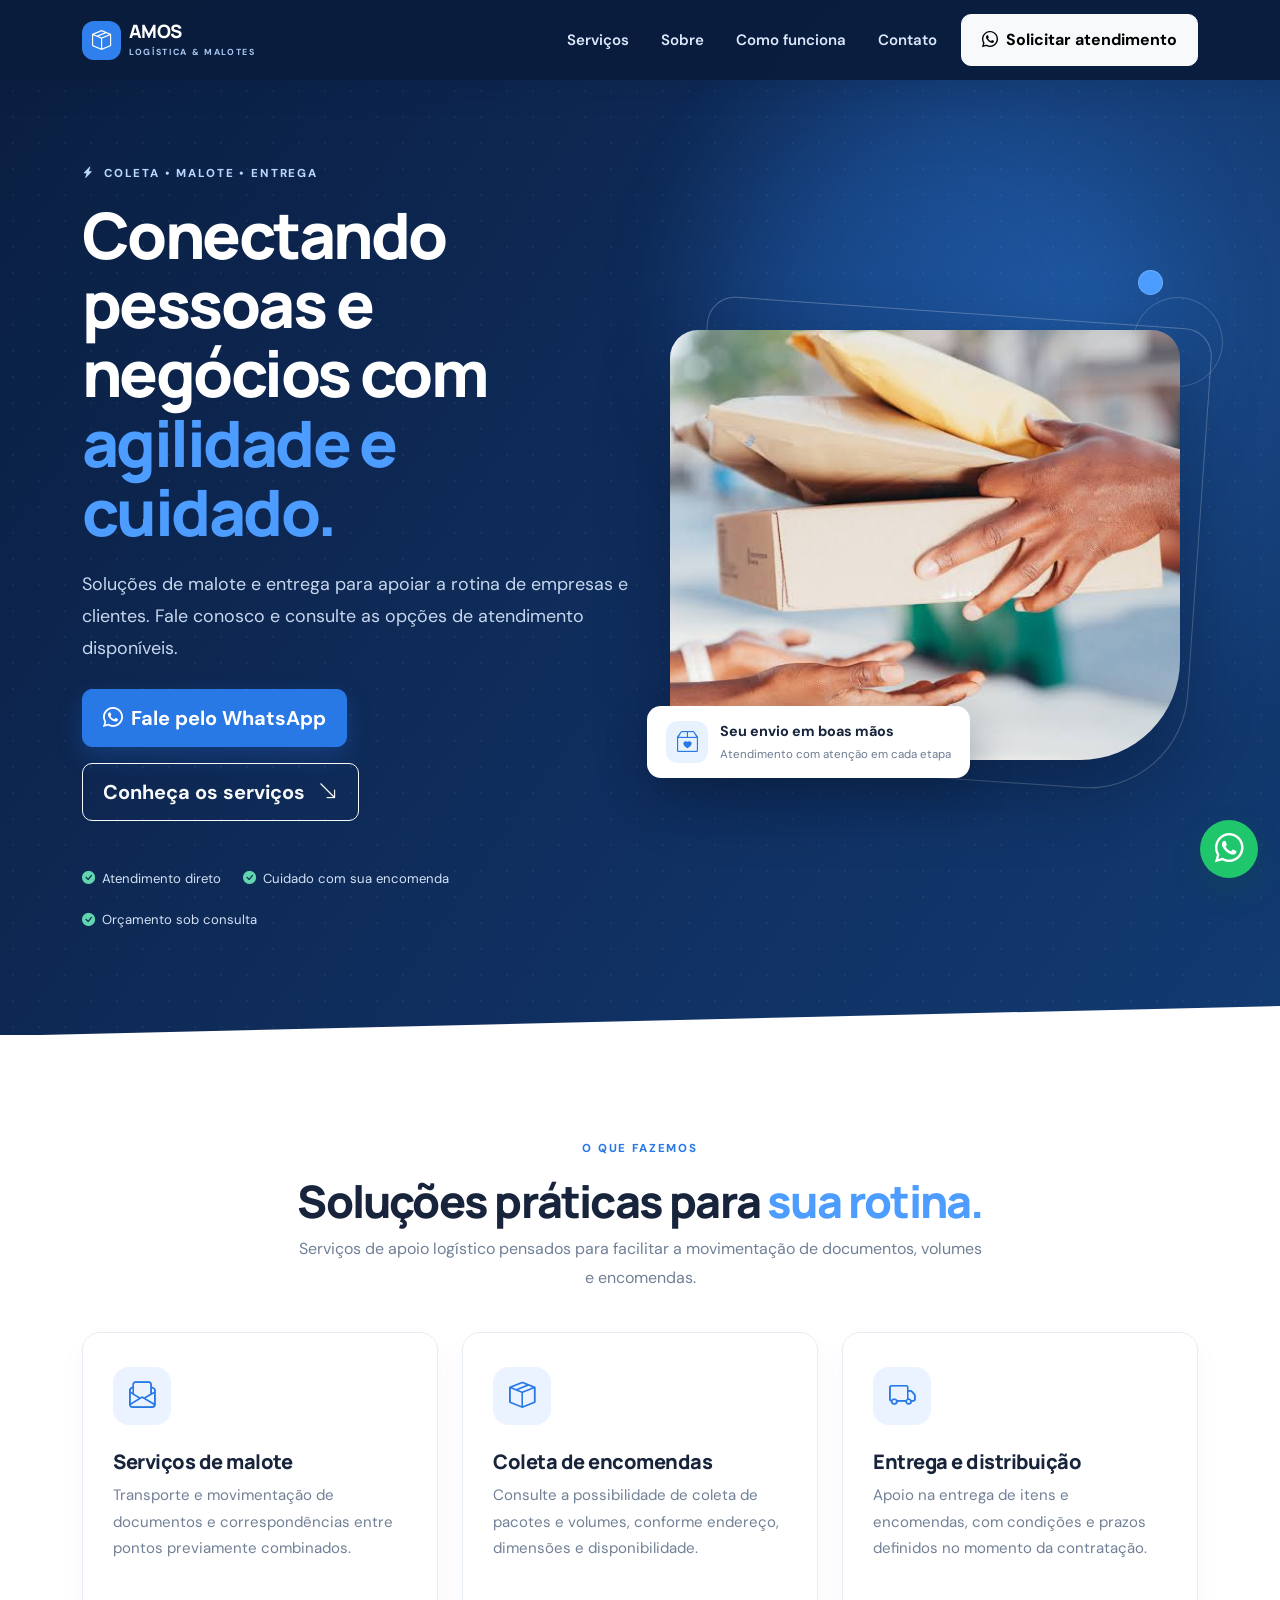
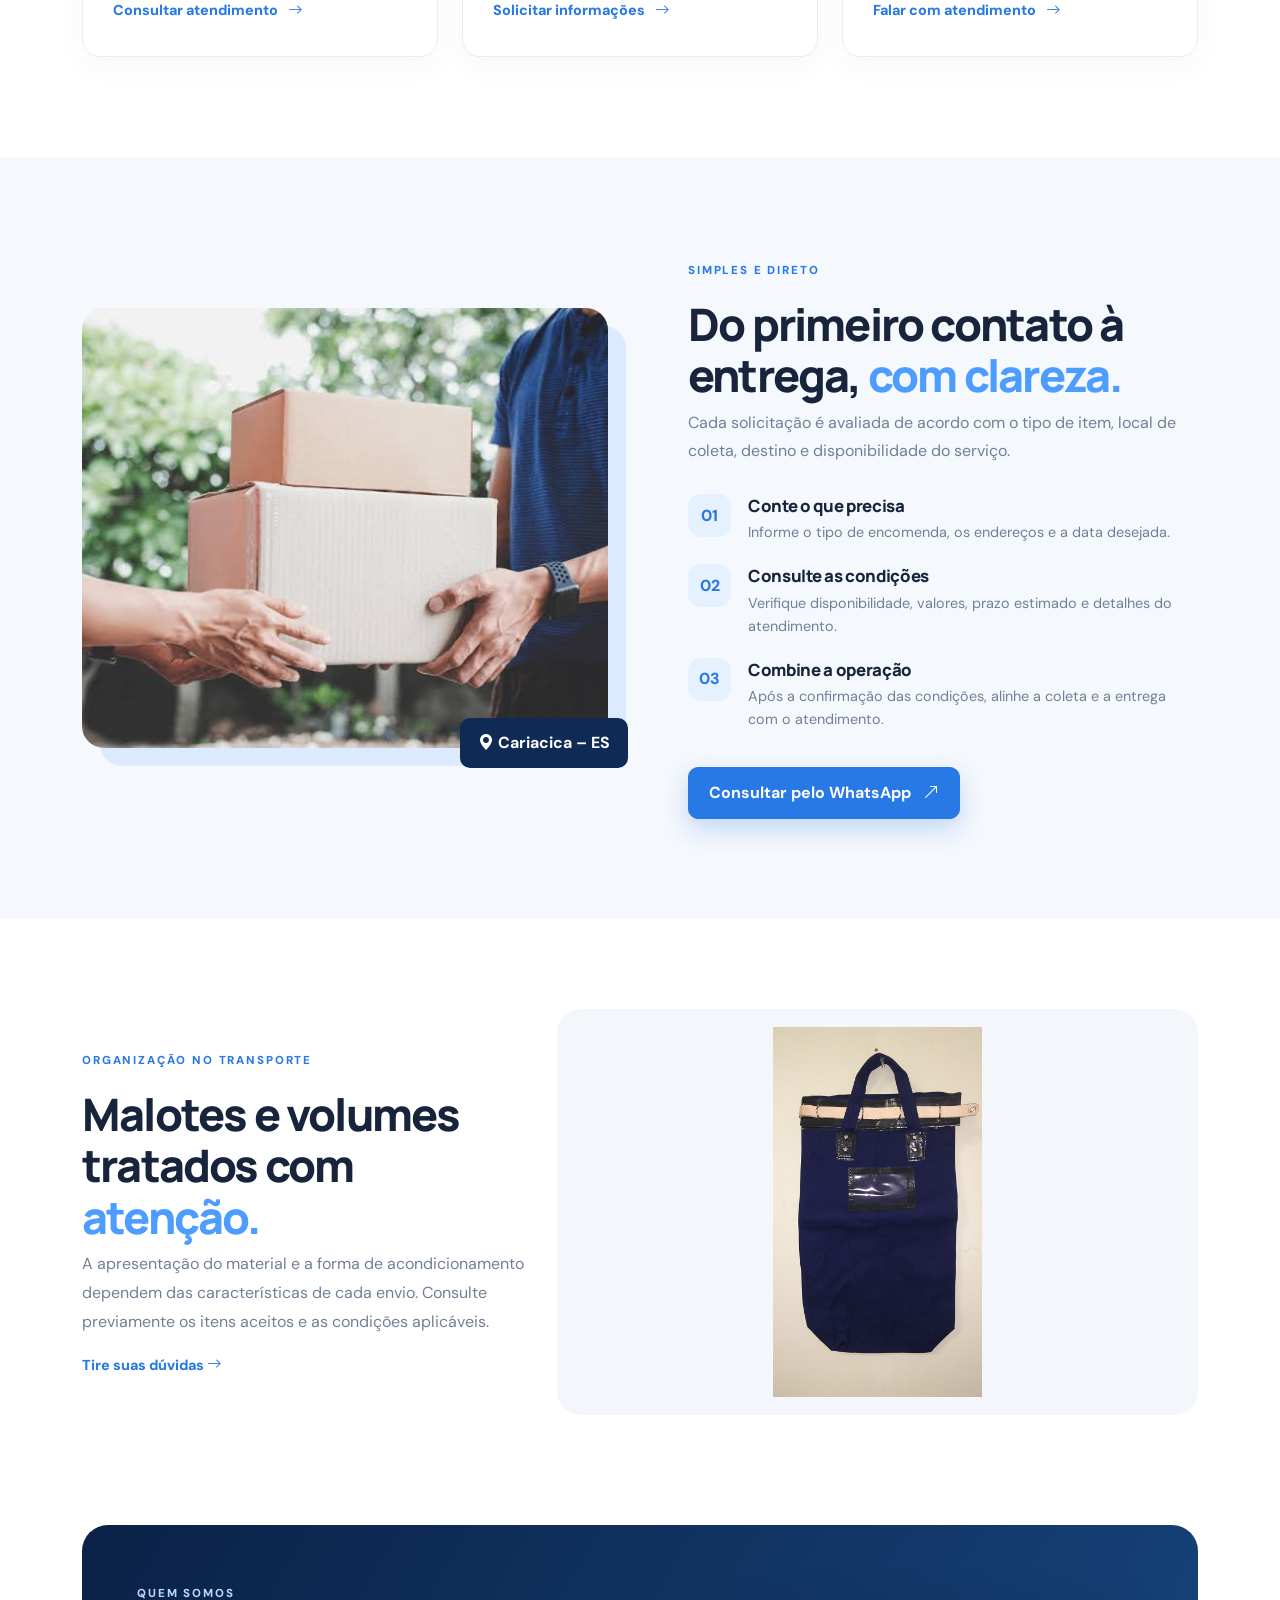
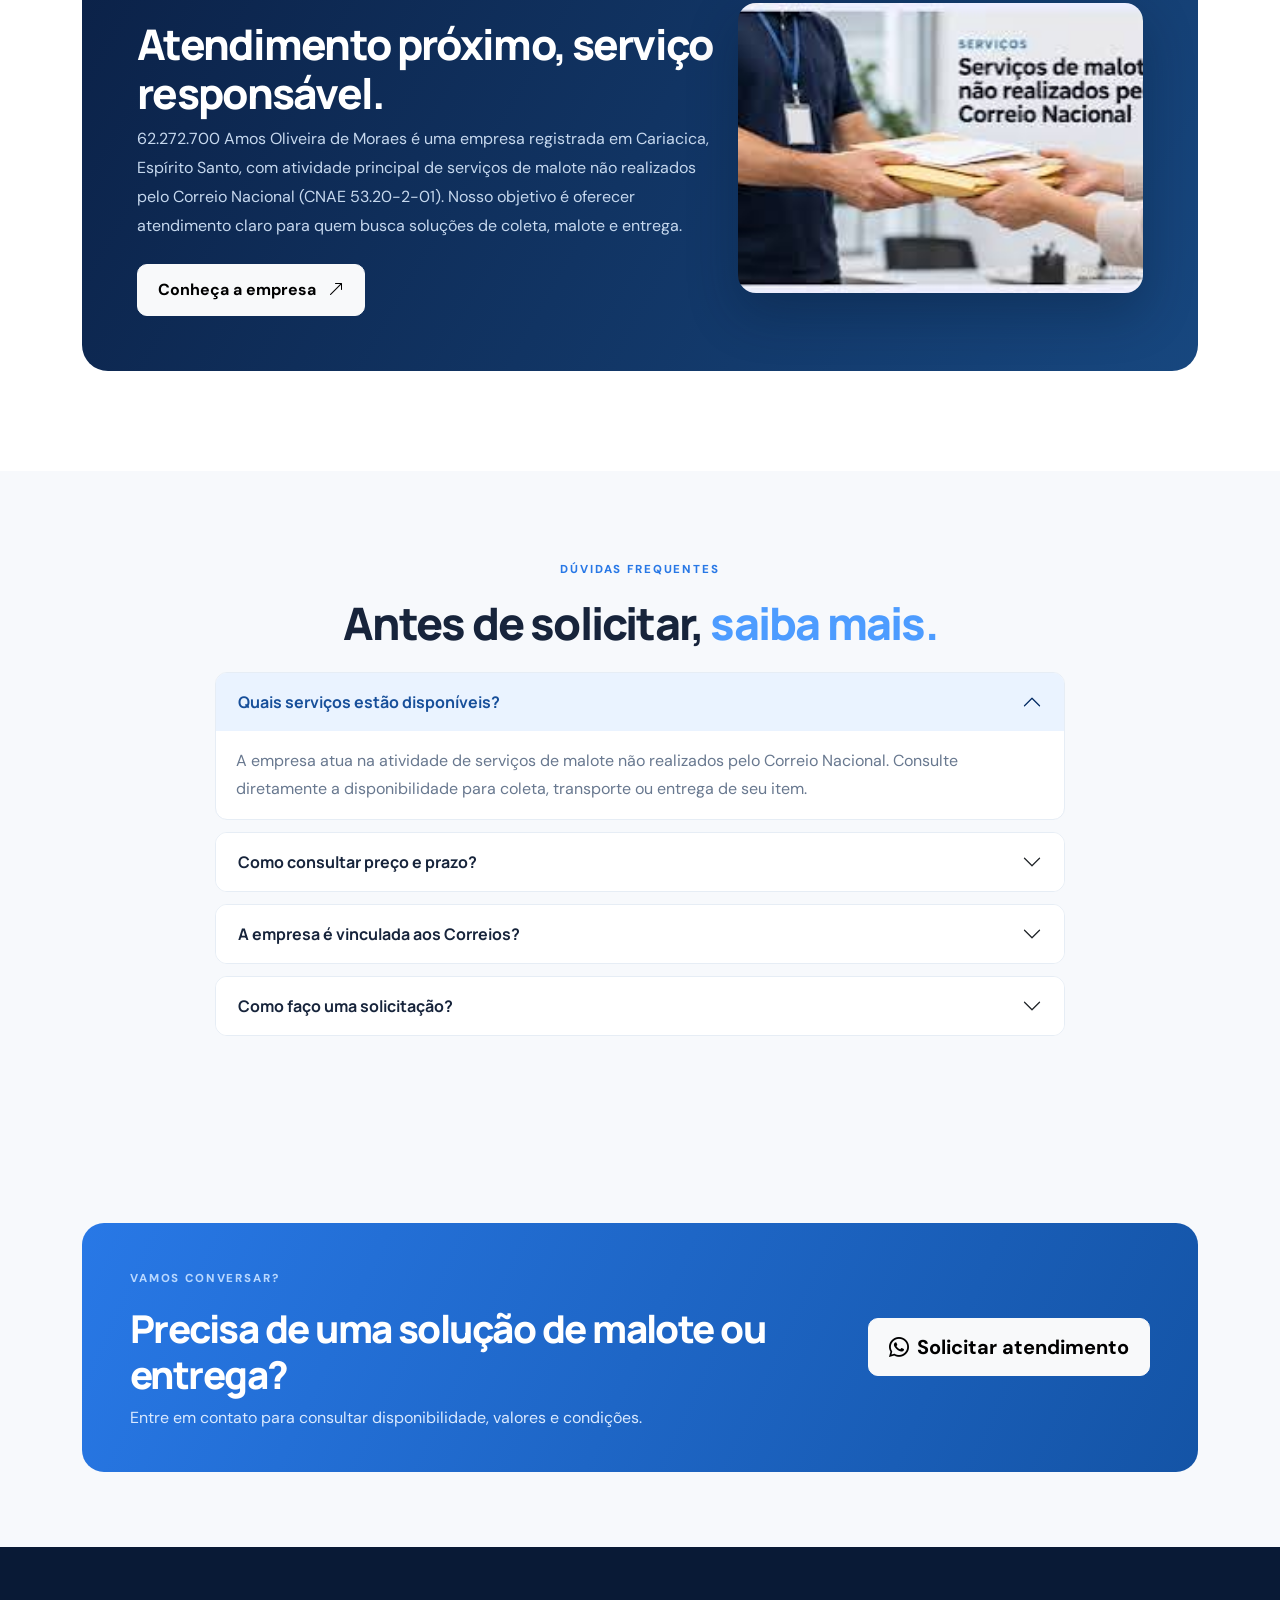
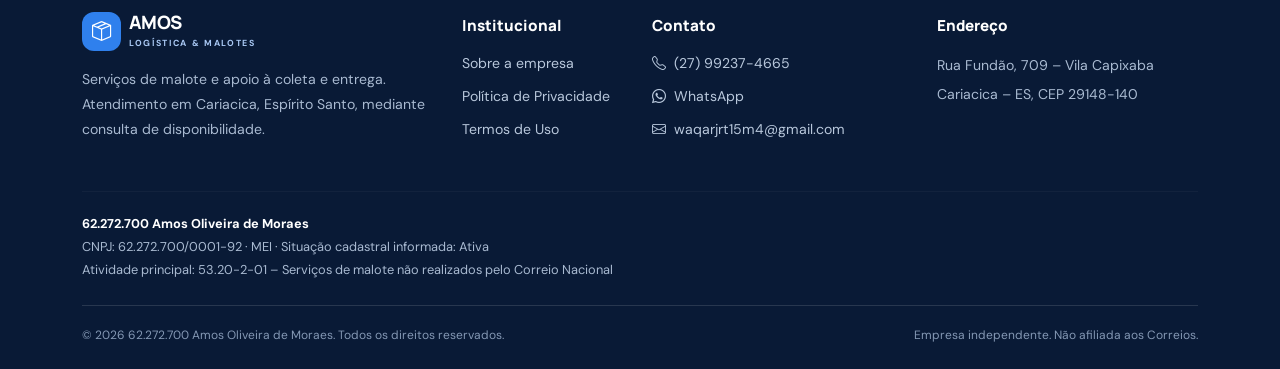
<file: index.html>
<!doctype html>
<html lang="pt-BR">
<head>
  <meta charset="utf-8">
  <meta name="viewport" content="width=device-width, initial-scale=1">
  <meta name="description" content="Serviços de malote, coleta e entrega de encomendas em Cariacica e região. Entre em contato com 62.272.700 Amos Oliveira de Moraes.">
  <meta name="theme-color" content="#102a56">
  <title>Amos Oliveira | Serviços de Malote e Entregas</title>
  <link href="https://cdn.jsdelivr.net/npm/bootstrap@5.3.3/dist/css/bootstrap.min.css" rel="stylesheet">
  <link href="https://cdn.jsdelivr.net/npm/bootstrap-icons@1.11.3/font/bootstrap-icons.min.css" rel="stylesheet">
  <link rel="preconnect" href="https://fonts.googleapis.com">
  <link rel="preconnect" href="https://fonts.gstatic.com" crossorigin>
  <link href="https://fonts.googleapis.com/css2?family=DM+Sans:wght@400;500;600;700;800&family=Manrope:wght@500;600;700;800&display=swap" rel="stylesheet">
  <link rel="stylesheet" href="assets/style.css">
</head>
<body>
<nav class="navbar navbar-expand-lg navbar-dark fixed-top nav-glass">
  <div class="container">
    <a class="navbar-brand d-flex align-items-center gap-2" href="index.html">
      <span class="brand-mark"><i class="bi bi-box-seam"></i></span>
      <span>AMOS <small>LOGÍSTICA & MALOTES</small></span>
    </a>
    <button class="navbar-toggler" type="button" data-bs-toggle="collapse" data-bs-target="#menu" aria-label="Abrir menu"><span class="navbar-toggler-icon"></span></button>
    <div class="collapse navbar-collapse" id="menu">
      <ul class="navbar-nav ms-auto align-items-lg-center gap-lg-3">
        <li class="nav-item"><a class="nav-link" href="#servicos">Serviços</a></li>
        <li class="nav-item"><a class="nav-link" href="#sobre">Sobre</a></li>
        <li class="nav-item"><a class="nav-link" href="#como-funciona">Como funciona</a></li>
        <li class="nav-item"><a class="nav-link" href="#contato">Contato</a></li>
        <li class="nav-item"><a class="btn btn-light nav-cta" href="https://wa.me/5527992374665" target="_blank" rel="noopener"><i class="bi bi-whatsapp me-2"></i>Solicitar atendimento</a></li>
      </ul>
    </div>
  </div>
</nav>

<header class="hero">
  <div class="hero-glow"></div>
  <div class="container position-relative">
    <div class="row align-items-center gy-5">
      <div class="col-lg-6">
        <span class="eyebrow"><i class="bi bi-lightning-charge-fill"></i> COLETA • MALOTE • ENTREGA</span>
        <h1>Conectando pessoas e negócios com <span>agilidade e cuidado.</span></h1>
        <p class="hero-copy">Soluções de malote e entrega para apoiar a rotina de empresas e clientes. Fale conosco e consulte as opções de atendimento disponíveis.</p>
        <div class="d-flex flex-wrap gap-3 mt-4">
          <a class="btn btn-primary btn-lg" href="https://wa.me/5527992374665?text=Olá!%20Gostaria%20de%20informações%20sobre%20os%20serviços." target="_blank" rel="noopener"><i class="bi bi-whatsapp me-2"></i>Fale pelo WhatsApp</a>
          <a class="btn btn-outline-light btn-lg" href="#servicos">Conheça os serviços <i class="bi bi-arrow-down-right ms-2"></i></a>
        </div>
        <div class="hero-trust mt-5">
          <div><i class="bi bi-check-circle-fill"></i><span>Atendimento direto</span></div>
          <div><i class="bi bi-check-circle-fill"></i><span>Cuidado com sua encomenda</span></div>
          <div><i class="bi bi-check-circle-fill"></i><span>Orçamento sob consulta</span></div>
        </div>
      </div>
      <div class="col-lg-6">
        <div class="hero-image-wrap">
          <img src="assets/entrega-encomendas.jpeg" alt="Entrega de pacote entre duas pessoas" class="hero-image">
          <div class="floating-card"><span class="float-icon"><i class="bi bi-box2-heart"></i></span><div><strong>Seu envio em boas mãos</strong><small>Atendimento com atenção em cada etapa</small></div></div>
          <div class="hero-orbit orbit-one"></div><div class="hero-orbit orbit-two"></div>
        </div>
      </div>
    </div>
  </div>
  <div class="hero-bottom"></div>
</header>

<main>
<section class="section services-section" id="servicos">
  <div class="container">
    <div class="section-heading text-center mx-auto">
      <span class="eyebrow eyebrow-blue">O QUE FAZEMOS</span>
      <h2>Soluções práticas para <span>sua rotina.</span></h2>
      <p>Serviços de apoio logístico pensados para facilitar a movimentação de documentos, volumes e encomendas.</p>
    </div>
    <div class="row g-4 mt-3">
      <div class="col-md-4"><article class="service-card h-100"><div class="service-icon"><i class="bi bi-envelope-paper"></i></div><h3>Serviços de malote</h3><p>Transporte e movimentação de documentos e correspondências entre pontos previamente combinados.</p><a href="#contato">Consultar atendimento <i class="bi bi-arrow-right"></i></a></article></div>
      <div class="col-md-4"><article class="service-card h-100"><div class="service-icon"><i class="bi bi-box-seam"></i></div><h3>Coleta de encomendas</h3><p>Consulte a possibilidade de coleta de pacotes e volumes, conforme endereço, dimensões e disponibilidade.</p><a href="#contato">Solicitar informações <i class="bi bi-arrow-right"></i></a></article></div>
      <div class="col-md-4"><article class="service-card h-100"><div class="service-icon"><i class="bi bi-truck"></i></div><h3>Entrega e distribuição</h3><p>Apoio na entrega de itens e encomendas, com condições e prazos definidos no momento da contratação.</p><a href="#contato">Falar com atendimento <i class="bi bi-arrow-right"></i></a></article></div>
    </div>
  </div>
</section>

<section class="section feature-section" id="como-funciona">
  <div class="container">
    <div class="row align-items-center gy-5">
      <div class="col-lg-6">
        <div class="feature-photo"><img src="assets/coleta-entrega.jpeg" alt="Duas pessoas realizando a entrega de caixas"><div class="photo-label"><i class="bi bi-geo-alt-fill"></i> Cariacica – ES</div></div>
      </div>
      <div class="col-lg-6 ps-lg-5">
        <span class="eyebrow eyebrow-blue">SIMPLES E DIRETO</span>
        <h2>Do primeiro contato à entrega, <span>com clareza.</span></h2>
        <p class="muted">Cada solicitação é avaliada de acordo com o tipo de item, local de coleta, destino e disponibilidade do serviço.</p>
        <div class="steps">
          <div class="step"><span>01</span><div><h3>Conte o que precisa</h3><p>Informe o tipo de encomenda, os endereços e a data desejada.</p></div></div>
          <div class="step"><span>02</span><div><h3>Consulte as condições</h3><p>Verifique disponibilidade, valores, prazo estimado e detalhes do atendimento.</p></div></div>
          <div class="step"><span>03</span><div><h3>Combine a operação</h3><p>Após a confirmação das condições, alinhe a coleta e a entrega com o atendimento.</p></div></div>
        </div>
        <a class="btn btn-primary mt-3" href="https://wa.me/5527992374665" target="_blank" rel="noopener">Consultar pelo WhatsApp <i class="bi bi-arrow-up-right ms-2"></i></a>
      </div>
    </div>
  </div>
</section>

<section class="section product-section">
  <div class="container">
    <div class="row align-items-center gy-4">
      <div class="col-lg-5">
        <span class="eyebrow eyebrow-blue">ORGANIZAÇÃO NO TRANSPORTE</span>
        <h2>Malotes e volumes tratados com <span>atenção.</span></h2>
        <p class="muted">A apresentação do material e a forma de acondicionamento dependem das características de cada envio. Consulte previamente os itens aceitos e as condições aplicáveis.</p>
        <a class="text-link" href="#contato">Tire suas dúvidas <i class="bi bi-arrow-right"></i></a>
      </div>
      <div class="col-lg-7"><div class="product-image"><img src="assets/bolsa-malote-azul.jpg" alt="Bolsa azul utilizada como malote para transporte"></div></div>
    </div>
  </div>
</section>

<section class="section about-section" id="sobre">
  <div class="container">
    <div class="about-panel">
      <div class="row align-items-center gy-4">
        <div class="col-lg-7">
          <span class="eyebrow">QUEM SOMOS</span>
          <h2>Atendimento próximo, serviço responsável.</h2>
          <p>62.272.700 Amos Oliveira de Moraes é uma empresa registrada em Cariacica, Espírito Santo, com atividade principal de serviços de malote não realizados pelo Correio Nacional (CNAE 53.20-2-01). Nosso objetivo é oferecer atendimento claro para quem busca soluções de coleta, malote e entrega.</p>
          <a href="sobre.html" class="btn btn-light mt-2">Conheça a empresa <i class="bi bi-arrow-up-right ms-2"></i></a>
        </div>
        <div class="col-lg-5"><img src="assets/servico-malote.jpeg" alt="Profissional entregando um envelope" class="about-image"></div>
      </div>
    </div>
  </div>
</section>

<section class="section faq-section">
  <div class="container">
    <div class="section-heading text-center mx-auto"><span class="eyebrow eyebrow-blue">DÚVIDAS FREQUENTES</span><h2>Antes de solicitar, <span>saiba mais.</span></h2></div>
    <div class="accordion faq-accordion mx-auto mt-4" id="faq">
      <div class="accordion-item"><h3 class="accordion-header"><button class="accordion-button" type="button" data-bs-toggle="collapse" data-bs-target="#q1">Quais serviços estão disponíveis?</button></h3><div id="q1" class="accordion-collapse collapse show" data-bs-parent="#faq"><div class="accordion-body">A empresa atua na atividade de serviços de malote não realizados pelo Correio Nacional. Consulte diretamente a disponibilidade para coleta, transporte ou entrega de seu item.</div></div></div>
      <div class="accordion-item"><h3 class="accordion-header"><button class="accordion-button collapsed" type="button" data-bs-toggle="collapse" data-bs-target="#q2">Como consultar preço e prazo?</button></h3><div id="q2" class="accordion-collapse collapse" data-bs-parent="#faq"><div class="accordion-body">Entre em contato informando origem, destino, tipo e dimensões aproximadas do volume. Valores e prazos serão informados após análise da solicitação.</div></div></div>
      <div class="accordion-item"><h3 class="accordion-header"><button class="accordion-button collapsed" type="button" data-bs-toggle="collapse" data-bs-target="#q3">A empresa é vinculada aos Correios?</button></h3><div id="q3" class="accordion-collapse collapse" data-bs-parent="#faq"><div class="accordion-body">Não. A empresa é independente e não representa, não é afiliada e não possui vínculo institucional com os Correios ou com o serviço postal nacional.</div></div></div>
      <div class="accordion-item"><h3 class="accordion-header"><button class="accordion-button collapsed" type="button" data-bs-toggle="collapse" data-bs-target="#q4">Como faço uma solicitação?</button></h3><div id="q4" class="accordion-collapse collapse" data-bs-parent="#faq"><div class="accordion-body">Use o botão de WhatsApp ou os contatos informados nesta página. A contratação depende da confirmação de disponibilidade e das condições do serviço.</div></div></div>
    </div>
  </div>
</section>

<section class="contact-section" id="contato">
  <div class="container">
    <div class="contact-box">
      <div><span class="eyebrow">VAMOS CONVERSAR?</span><h2>Precisa de uma solução de malote ou entrega?</h2><p>Entre em contato para consultar disponibilidade, valores e condições.</p></div>
      <a class="btn btn-light btn-lg" href="https://wa.me/5527992374665?text=Olá!%20Gostaria%20de%20consultar%20um%20serviço." target="_blank" rel="noopener"><i class="bi bi-whatsapp me-2"></i>Solicitar atendimento</a>
    </div>
  </div>
</section>
</main>

<footer class="footer">
  <div class="container">
    <div class="row gy-4">
      <div class="col-lg-4"><a class="navbar-brand d-inline-flex align-items-center gap-2 mb-3" href="index.html"><span class="brand-mark"><i class="bi bi-box-seam"></i></span><span>AMOS <small>LOGÍSTICA & MALOTES</small></span></a><p class="footer-muted">Serviços de malote e apoio à coleta e entrega. Atendimento em Cariacica, Espírito Santo, mediante consulta de disponibilidade.</p></div>
      <div class="col-6 col-lg-2"><h3>Institucional</h3><a href="sobre.html">Sobre a empresa</a><a href="privacidade.html">Política de Privacidade</a><a href="termos.html">Termos de Uso</a></div>
      <div class="col-6 col-lg-3"><h3>Contato</h3><a href="tel:+5527992374665"><i class="bi bi-telephone me-2"></i>(27) 99237-4665</a><a href="https://wa.me/5527992374665" target="_blank" rel="noopener"><i class="bi bi-whatsapp me-2"></i>WhatsApp</a><a href="mailto:waqarjrt15m4@gmail.com"><i class="bi bi-envelope me-2"></i>waqarjrt15m4@gmail.com</a></div>
      <div class="col-lg-3"><h3>Endereço</h3><p class="footer-muted mb-1">Rua Fundão, 709 – Vila Capixaba</p><p class="footer-muted">Cariacica – ES, CEP 29148-140</p></div>
    </div>
    <hr>
    <div class="company-data">
      <strong>62.272.700 Amos Oliveira de Moraes</strong><br>
      CNPJ: 62.272.700/0001-92 · MEI · Situação cadastral informada: Ativa<br>
      Atividade principal: 53.20-2-01 – Serviços de malote não realizados pelo Correio Nacional
    </div>
    <div class="footer-bottom"><span>© <span id="year"></span> 62.272.700 Amos Oliveira de Moraes. Todos os direitos reservados.</span><span>Empresa independente. Não afiliada aos Correios.</span></div>
  </div>
</footer>
<a class="whatsapp-float" href="https://wa.me/5527992374665" target="_blank" rel="noopener" aria-label="Fale pelo WhatsApp"><i class="bi bi-whatsapp"></i></a>
<script src="https://cdn.jsdelivr.net/npm/bootstrap@5.3.3/dist/js/bootstrap.bundle.min.js"></script>
<script>document.getElementById('year').textContent=new Date().getFullYear();</script>
</body></html>
</file>
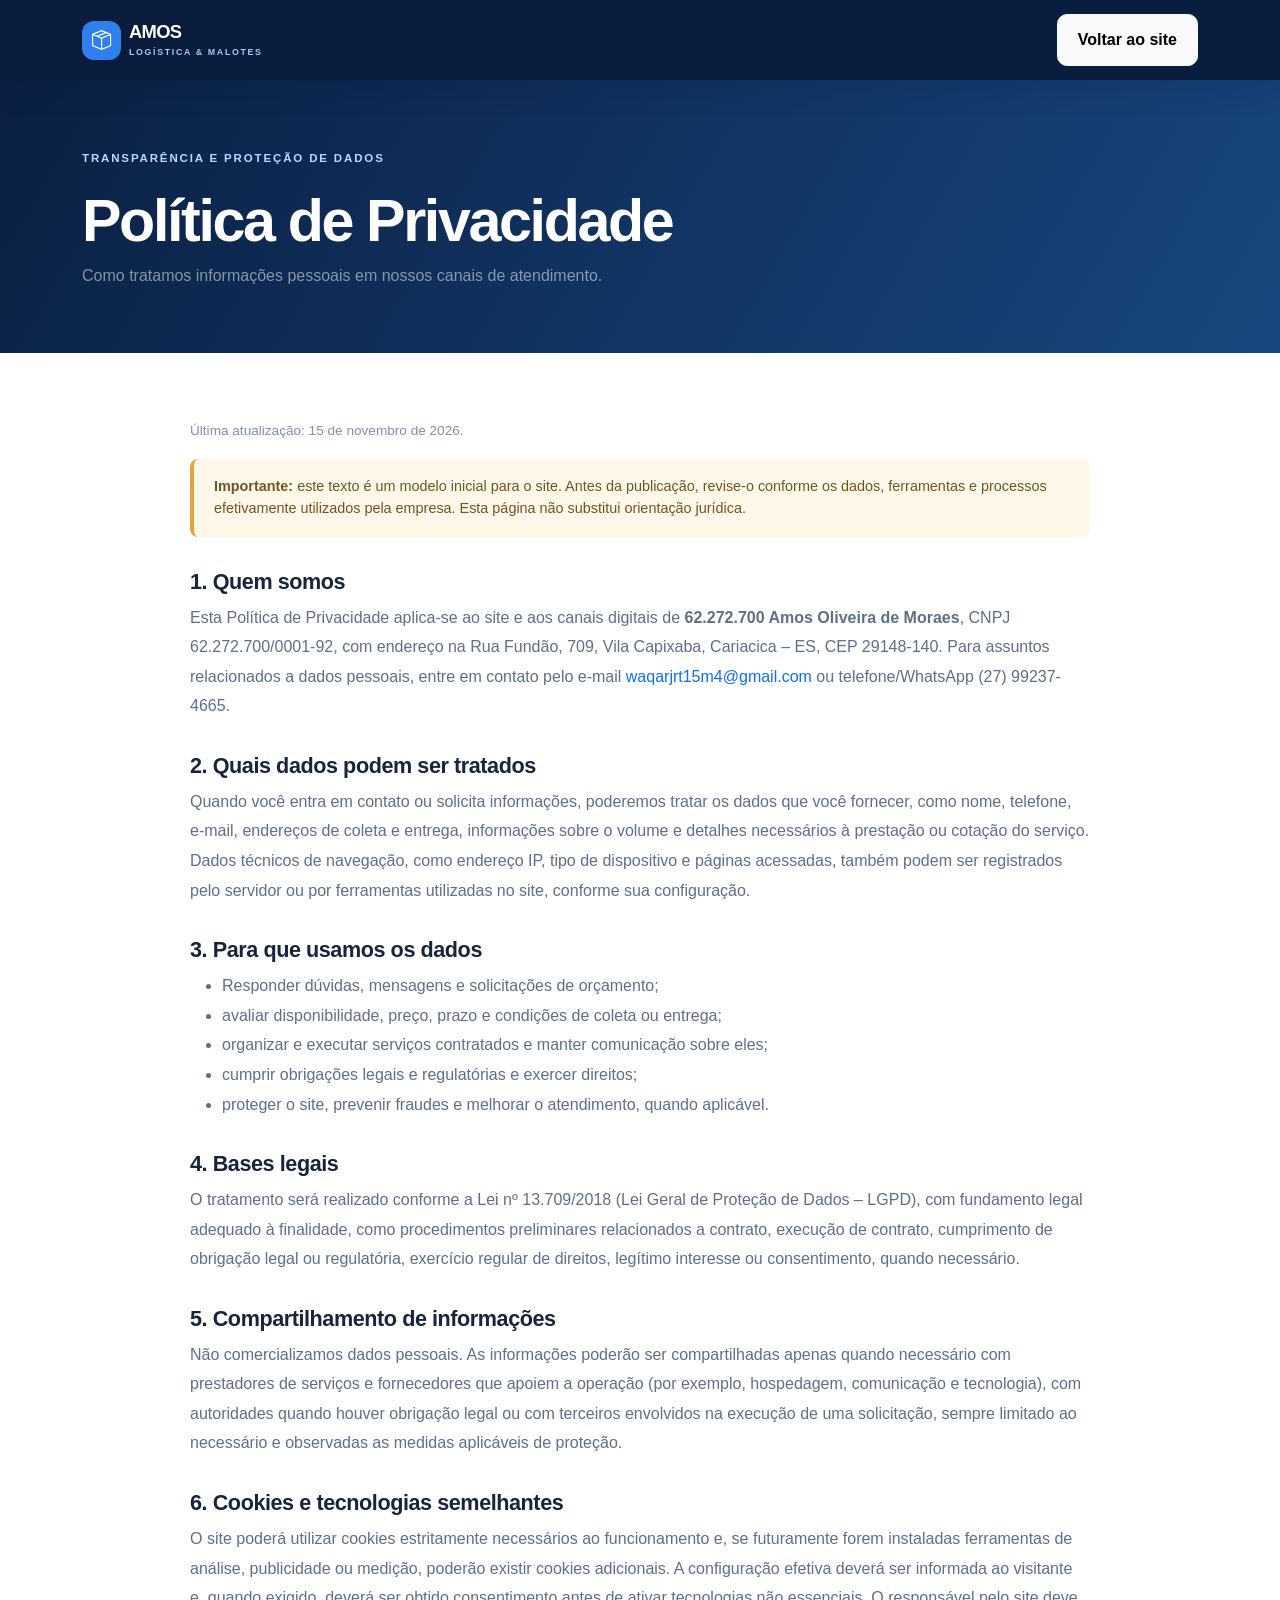
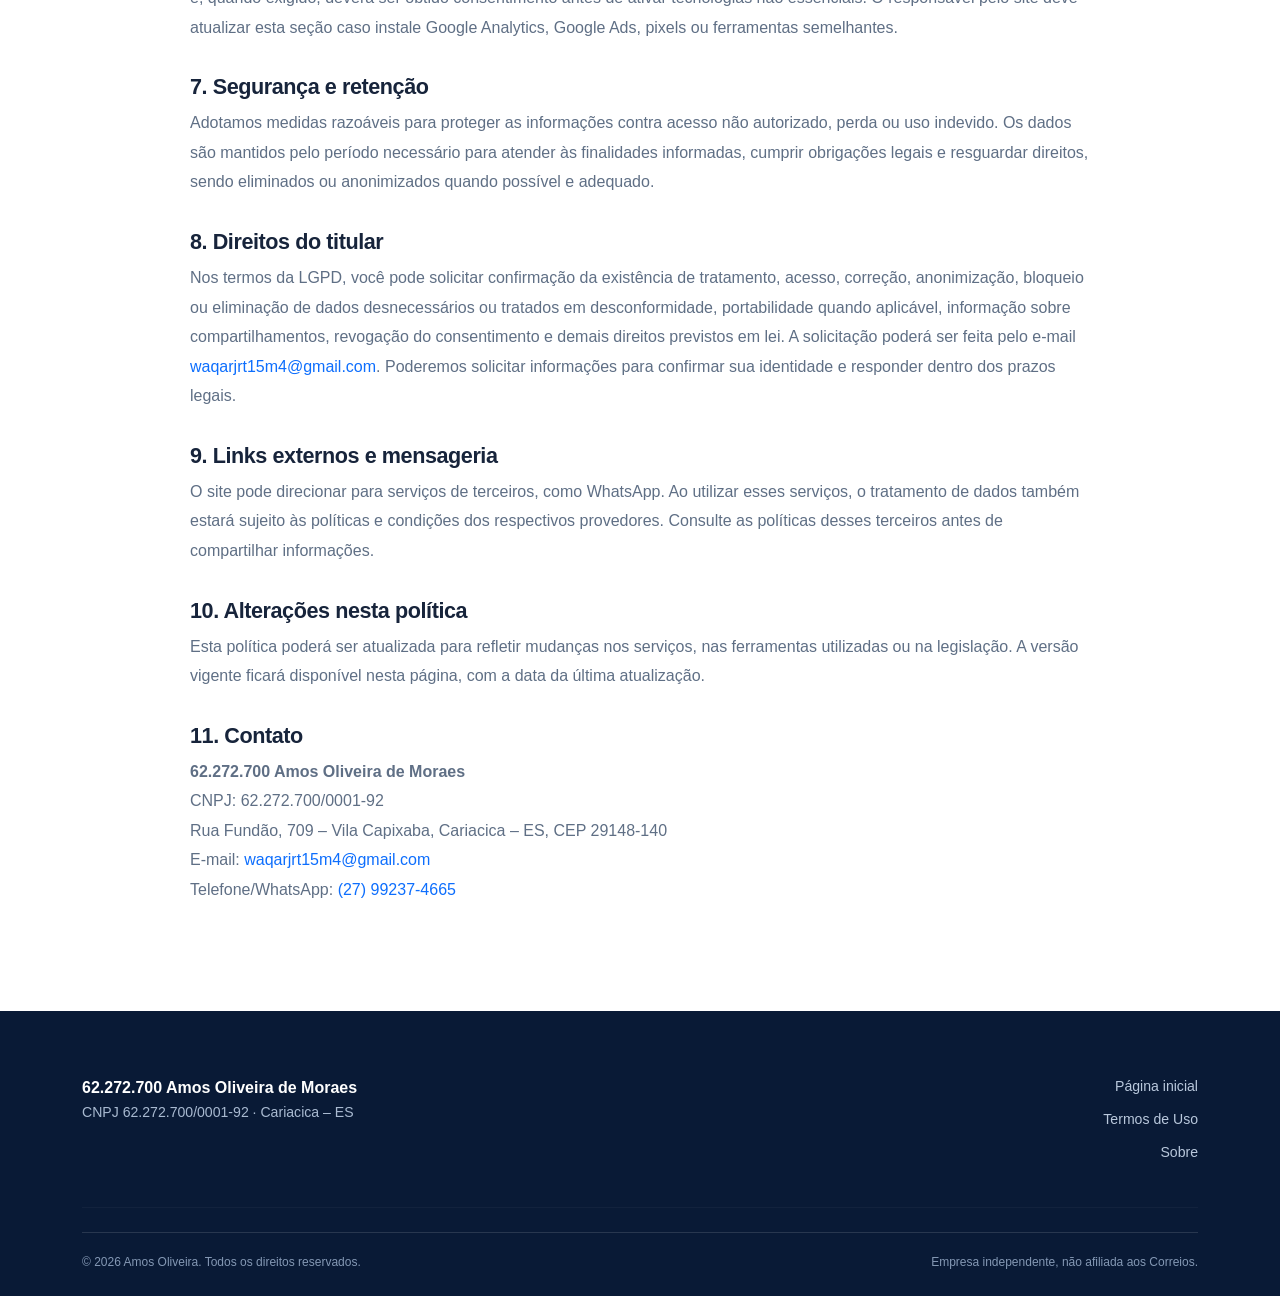
<file: privacidade.html>
<!doctype html>
<html lang="pt-BR"><head><meta charset="utf-8"><meta name="viewport" content="width=device-width, initial-scale=1"><meta name="description" content="Política de Privacidade de 62.272.700 Amos Oliveira de Moraes."><title>Política de Privacidade | Amos Oliveira</title><link href="https://cdn.jsdelivr.net/npm/bootstrap@5.3.3/dist/css/bootstrap.min.css" rel="stylesheet"><link href="https://cdn.jsdelivr.net/npm/bootstrap-icons@1.11.3/font/bootstrap-icons.min.css" rel="stylesheet"><link rel="stylesheet" href="assets/style.css"></head><body>
<nav class="navbar navbar-expand-lg navbar-dark fixed-top nav-glass"><div class="container"><a class="navbar-brand d-flex align-items-center gap-2" href="index.html"><span class="brand-mark"><i class="bi bi-box-seam"></i></span><span>AMOS <small>LOGÍSTICA & MALOTES</small></span></a><a class="btn btn-light" href="index.html">Voltar ao site</a></div></nav>
<header class="legal-hero"><div class="container"><span class="eyebrow">TRANSPARÊNCIA E PROTEÇÃO DE DADOS</span><h1>Política de Privacidade</h1><p class="mb-0 text-white-50">Como tratamos informações pessoais em nossos canais de atendimento.</p></div></header>
<main class="container legal-content"><p class="updated">Última atualização: 15 de novembro de 2026.</p>
<div class="notice"><strong>Importante:</strong> este texto é um modelo inicial para o site. Antes da publicação, revise-o conforme os dados, ferramentas e processos efetivamente utilizados pela empresa. Esta página não substitui orientação jurídica.</div>
<h2>1. Quem somos</h2><p>Esta Política de Privacidade aplica-se ao site e aos canais digitais de <strong>62.272.700 Amos Oliveira de Moraes</strong>, CNPJ 62.272.700/0001-92, com endereço na Rua Fundão, 709, Vila Capixaba, Cariacica – ES, CEP 29148-140. Para assuntos relacionados a dados pessoais, entre em contato pelo e-mail <a href="mailto:waqarjrt15m4@gmail.com">waqarjrt15m4@gmail.com</a> ou telefone/WhatsApp (27) 99237-4665.</p>
<h2>2. Quais dados podem ser tratados</h2><p>Quando você entra em contato ou solicita informações, poderemos tratar os dados que você fornecer, como nome, telefone, e-mail, endereços de coleta e entrega, informações sobre o volume e detalhes necessários à prestação ou cotação do serviço. Dados técnicos de navegação, como endereço IP, tipo de dispositivo e páginas acessadas, também podem ser registrados pelo servidor ou por ferramentas utilizadas no site, conforme sua configuração.</p>
<h2>3. Para que usamos os dados</h2><ul><li>Responder dúvidas, mensagens e solicitações de orçamento;</li><li>avaliar disponibilidade, preço, prazo e condições de coleta ou entrega;</li><li>organizar e executar serviços contratados e manter comunicação sobre eles;</li><li>cumprir obrigações legais e regulatórias e exercer direitos;</li><li>proteger o site, prevenir fraudes e melhorar o atendimento, quando aplicável.</li></ul>
<h2>4. Bases legais</h2><p>O tratamento será realizado conforme a Lei nº 13.709/2018 (Lei Geral de Proteção de Dados – LGPD), com fundamento legal adequado à finalidade, como procedimentos preliminares relacionados a contrato, execução de contrato, cumprimento de obrigação legal ou regulatória, exercício regular de direitos, legítimo interesse ou consentimento, quando necessário.</p>
<h2>5. Compartilhamento de informações</h2><p>Não comercializamos dados pessoais. As informações poderão ser compartilhadas apenas quando necessário com prestadores de serviços e fornecedores que apoiem a operação (por exemplo, hospedagem, comunicação e tecnologia), com autoridades quando houver obrigação legal ou com terceiros envolvidos na execução de uma solicitação, sempre limitado ao necessário e observadas as medidas aplicáveis de proteção.</p>
<h2>6. Cookies e tecnologias semelhantes</h2><p>O site poderá utilizar cookies estritamente necessários ao funcionamento e, se futuramente forem instaladas ferramentas de análise, publicidade ou medição, poderão existir cookies adicionais. A configuração efetiva deverá ser informada ao visitante e, quando exigido, deverá ser obtido consentimento antes de ativar tecnologias não essenciais. O responsável pelo site deve atualizar esta seção caso instale Google Analytics, Google Ads, pixels ou ferramentas semelhantes.</p>
<h2>7. Segurança e retenção</h2><p>Adotamos medidas razoáveis para proteger as informações contra acesso não autorizado, perda ou uso indevido. Os dados são mantidos pelo período necessário para atender às finalidades informadas, cumprir obrigações legais e resguardar direitos, sendo eliminados ou anonimizados quando possível e adequado.</p>
<h2>8. Direitos do titular</h2><p>Nos termos da LGPD, você pode solicitar confirmação da existência de tratamento, acesso, correção, anonimização, bloqueio ou eliminação de dados desnecessários ou tratados em desconformidade, portabilidade quando aplicável, informação sobre compartilhamentos, revogação do consentimento e demais direitos previstos em lei. A solicitação poderá ser feita pelo e-mail <a href="mailto:waqarjrt15m4@gmail.com">waqarjrt15m4@gmail.com</a>. Poderemos solicitar informações para confirmar sua identidade e responder dentro dos prazos legais.</p>
<h2>9. Links externos e mensageria</h2><p>O site pode direcionar para serviços de terceiros, como WhatsApp. Ao utilizar esses serviços, o tratamento de dados também estará sujeito às políticas e condições dos respectivos provedores. Consulte as políticas desses terceiros antes de compartilhar informações.</p>
<h2>10. Alterações nesta política</h2><p>Esta política poderá ser atualizada para refletir mudanças nos serviços, nas ferramentas utilizadas ou na legislação. A versão vigente ficará disponível nesta página, com a data da última atualização.</p>
<h2>11. Contato</h2><p><strong>62.272.700 Amos Oliveira de Moraes</strong><br>CNPJ: 62.272.700/0001-92<br>Rua Fundão, 709 – Vila Capixaba, Cariacica – ES, CEP 29148-140<br>E-mail: <a href="mailto:waqarjrt15m4@gmail.com">waqarjrt15m4@gmail.com</a><br>Telefone/WhatsApp: <a href="tel:+5527992374665">(27) 99237-4665</a></p></main>
<footer class="footer"><div class="container"><div class="row"><div class="col-md-6"><strong>62.272.700 Amos Oliveira de Moraes</strong><p class="footer-muted mb-0">CNPJ 62.272.700/0001-92 · Cariacica – ES</p></div><div class="col-md-6 text-md-end"><a href="index.html">Página inicial</a><a href="termos.html">Termos de Uso</a><a href="sobre.html">Sobre</a></div></div><hr><div class="footer-bottom"><span>© 2026 Amos Oliveira. Todos os direitos reservados.</span><span>Empresa independente, não afiliada aos Correios.</span></div></div></footer></body></html>
</file>
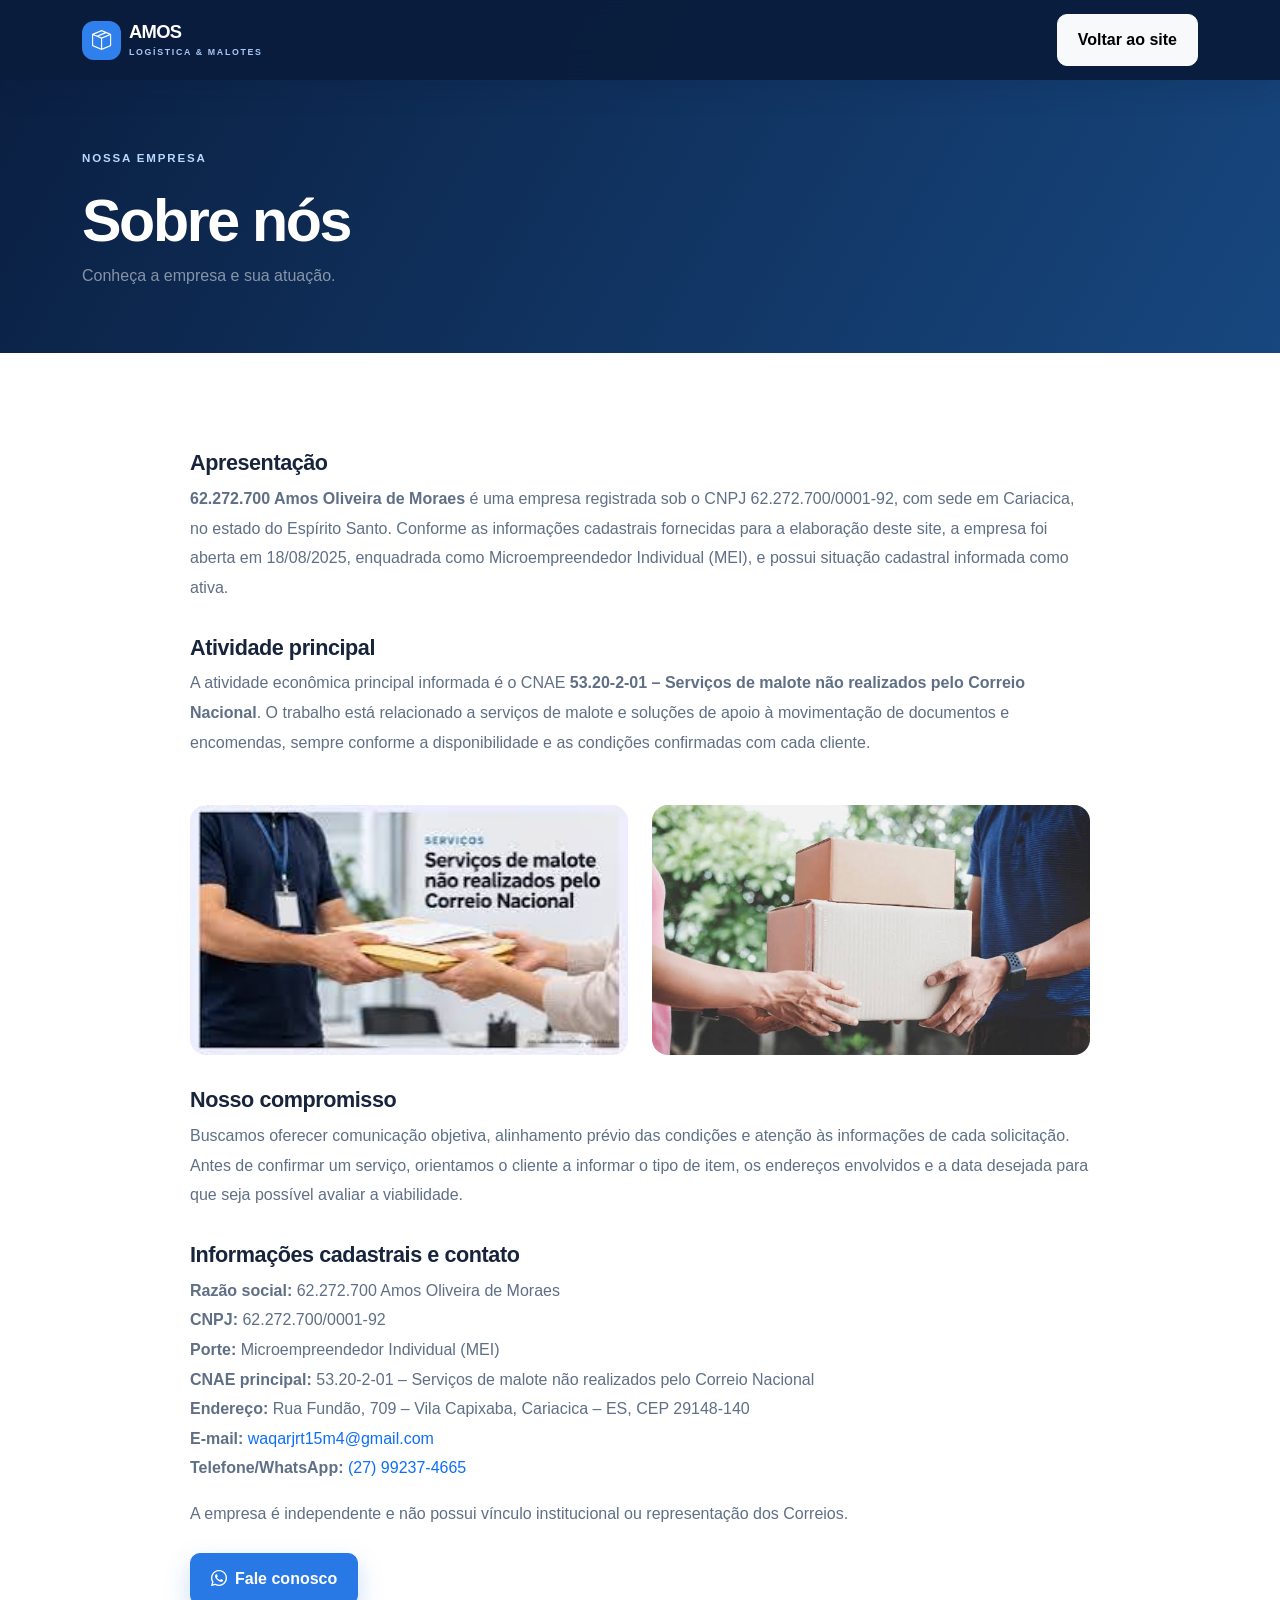
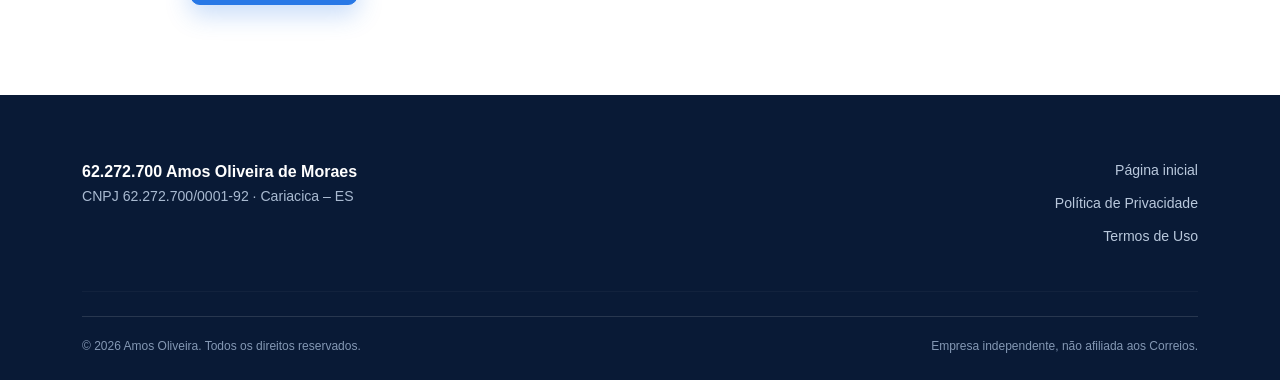
<file: sobre.html>
<!doctype html>
<html lang="pt-BR"><head><meta charset="utf-8"><meta name="viewport" content="width=device-width, initial-scale=1"><meta name="description" content="Conheça 62.272.700 Amos Oliveira de Moraes, empresa de serviços de malote em Cariacica, ES."><title>Sobre a Empresa | Amos Oliveira</title><link href="https://cdn.jsdelivr.net/npm/bootstrap@5.3.3/dist/css/bootstrap.min.css" rel="stylesheet"><link href="https://cdn.jsdelivr.net/npm/bootstrap-icons@1.11.3/font/bootstrap-icons.min.css" rel="stylesheet"><link rel="stylesheet" href="assets/style.css"></head><body>
<nav class="navbar navbar-expand-lg navbar-dark fixed-top nav-glass"><div class="container"><a class="navbar-brand d-flex align-items-center gap-2" href="index.html"><span class="brand-mark"><i class="bi bi-box-seam"></i></span><span>AMOS <small>LOGÍSTICA & MALOTES</small></span></a><a class="btn btn-light" href="index.html">Voltar ao site</a></div></nav>
<header class="legal-hero"><div class="container"><span class="eyebrow">NOSSA EMPRESA</span><h1>Sobre nós</h1><p class="mb-0 text-white-50">Conheça a empresa e sua atuação.</p></div></header>
<main class="container legal-content">
<h2>Apresentação</h2><p><strong>62.272.700 Amos Oliveira de Moraes</strong> é uma empresa registrada sob o CNPJ 62.272.700/0001-92, com sede em Cariacica, no estado do Espírito Santo. Conforme as informações cadastrais fornecidas para a elaboração deste site, a empresa foi aberta em 18/08/2025, enquadrada como Microempreendedor Individual (MEI), e possui situação cadastral informada como ativa.</p>
<h2>Atividade principal</h2><p>A atividade econômica principal informada é o CNAE <strong>53.20-2-01 – Serviços de malote não realizados pelo Correio Nacional</strong>. O trabalho está relacionado a serviços de malote e soluções de apoio à movimentação de documentos e encomendas, sempre conforme a disponibilidade e as condições confirmadas com cada cliente.</p>
<div class="row g-4 my-4"><div class="col-md-6"><img src="assets/servico-malote.jpeg" class="img-fluid rounded-4" alt="Entrega de envelope" style="height:250px;width:100%;object-fit:cover"></div><div class="col-md-6"><img src="assets/coleta-entrega.jpeg" class="img-fluid rounded-4" alt="Entrega de caixas" style="height:250px;width:100%;object-fit:cover"></div></div>
<h2>Nosso compromisso</h2><p>Buscamos oferecer comunicação objetiva, alinhamento prévio das condições e atenção às informações de cada solicitação. Antes de confirmar um serviço, orientamos o cliente a informar o tipo de item, os endereços envolvidos e a data desejada para que seja possível avaliar a viabilidade.</p>
<h2>Informações cadastrais e contato</h2><p><strong>Razão social:</strong> 62.272.700 Amos Oliveira de Moraes<br><strong>CNPJ:</strong> 62.272.700/0001-92<br><strong>Porte:</strong> Microempreendedor Individual (MEI)<br><strong>CNAE principal:</strong> 53.20-2-01 – Serviços de malote não realizados pelo Correio Nacional<br><strong>Endereço:</strong> Rua Fundão, 709 – Vila Capixaba, Cariacica – ES, CEP 29148-140<br><strong>E-mail:</strong> <a href="mailto:waqarjrt15m4@gmail.com">waqarjrt15m4@gmail.com</a><br><strong>Telefone/WhatsApp:</strong> <a href="tel:+5527992374665">(27) 99237-4665</a></p>
<p>A empresa é independente e não possui vínculo institucional ou representação dos Correios.</p>
<a href="https://wa.me/5527992374665" target="_blank" rel="noopener" class="btn btn-primary mt-2"><i class="bi bi-whatsapp me-2"></i>Fale conosco</a>
</main>
<footer class="footer"><div class="container"><div class="row"><div class="col-md-6"><strong>62.272.700 Amos Oliveira de Moraes</strong><p class="footer-muted mb-0">CNPJ 62.272.700/0001-92 · Cariacica – ES</p></div><div class="col-md-6 text-md-end"><a href="index.html">Página inicial</a><a href="privacidade.html">Política de Privacidade</a><a href="termos.html">Termos de Uso</a></div></div><hr><div class="footer-bottom"><span>© 2026 Amos Oliveira. Todos os direitos reservados.</span><span>Empresa independente, não afiliada aos Correios.</span></div></div></footer></body></html>
</file>
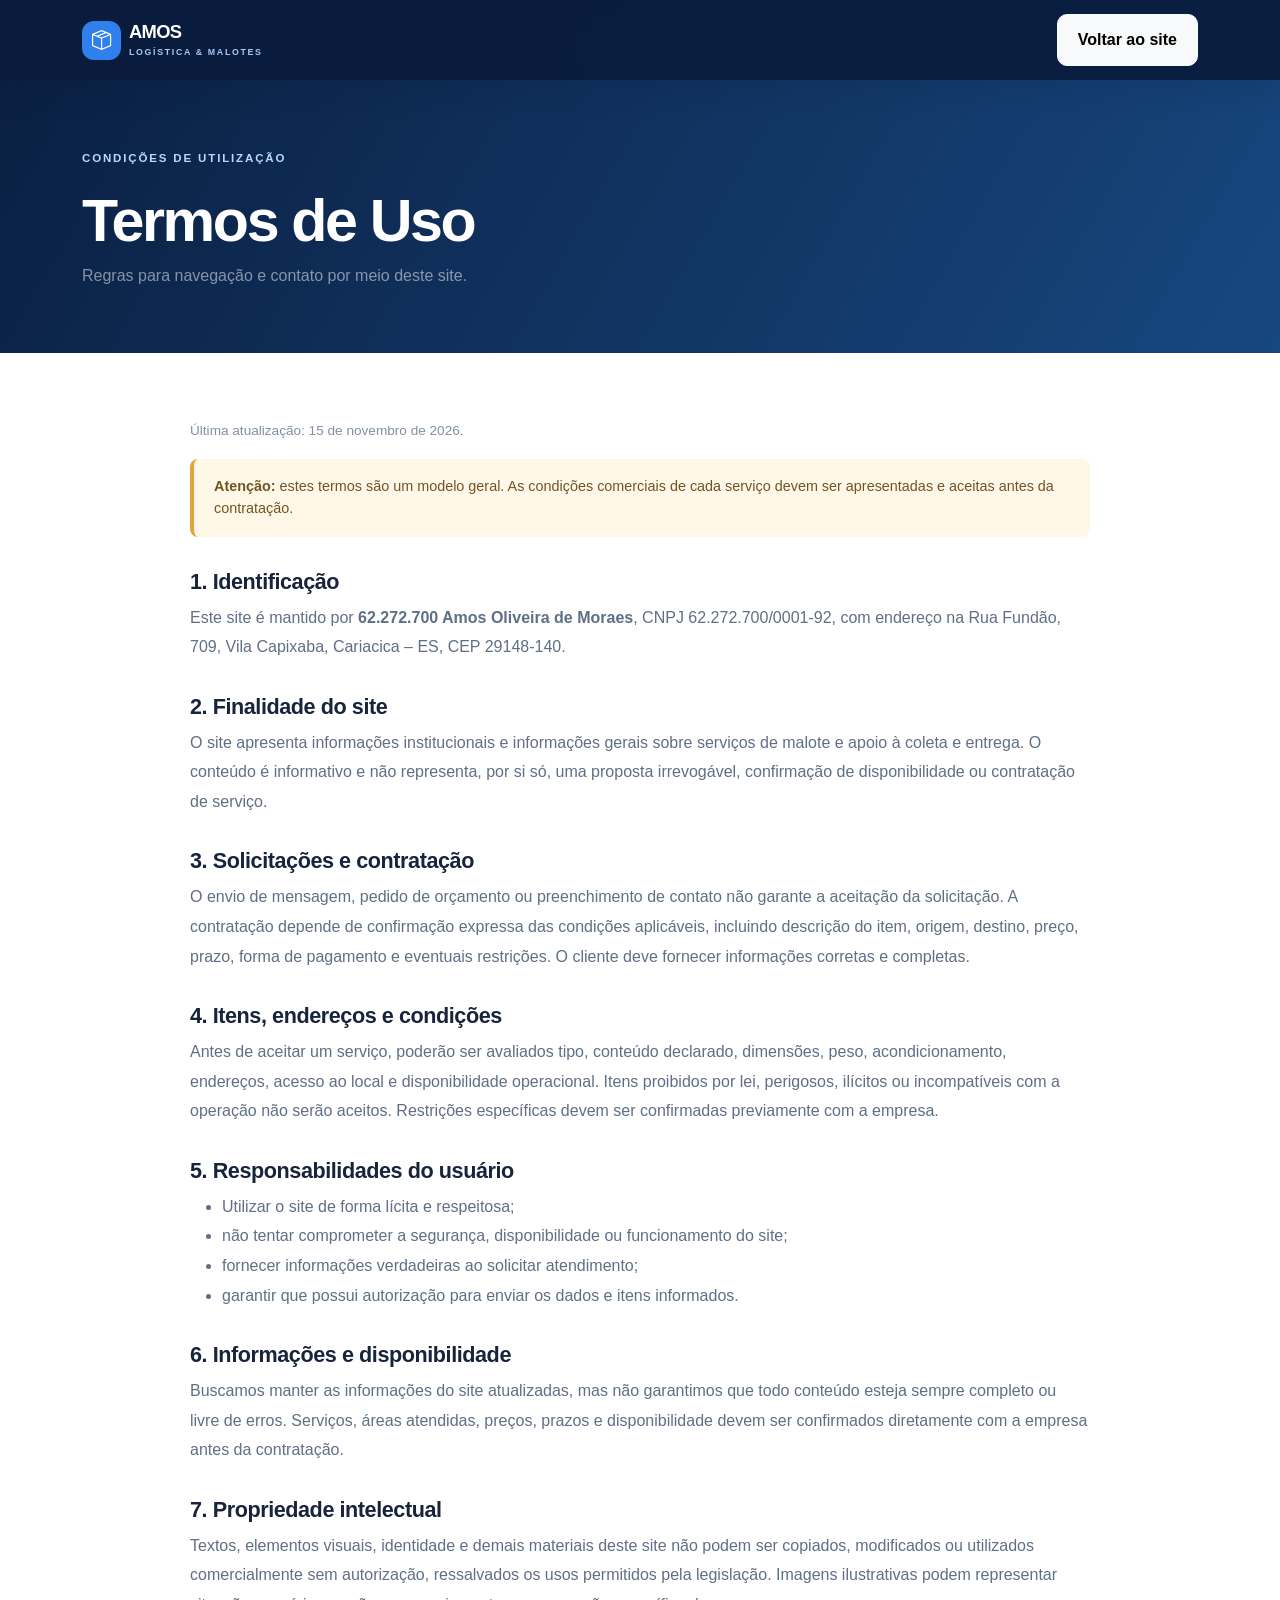
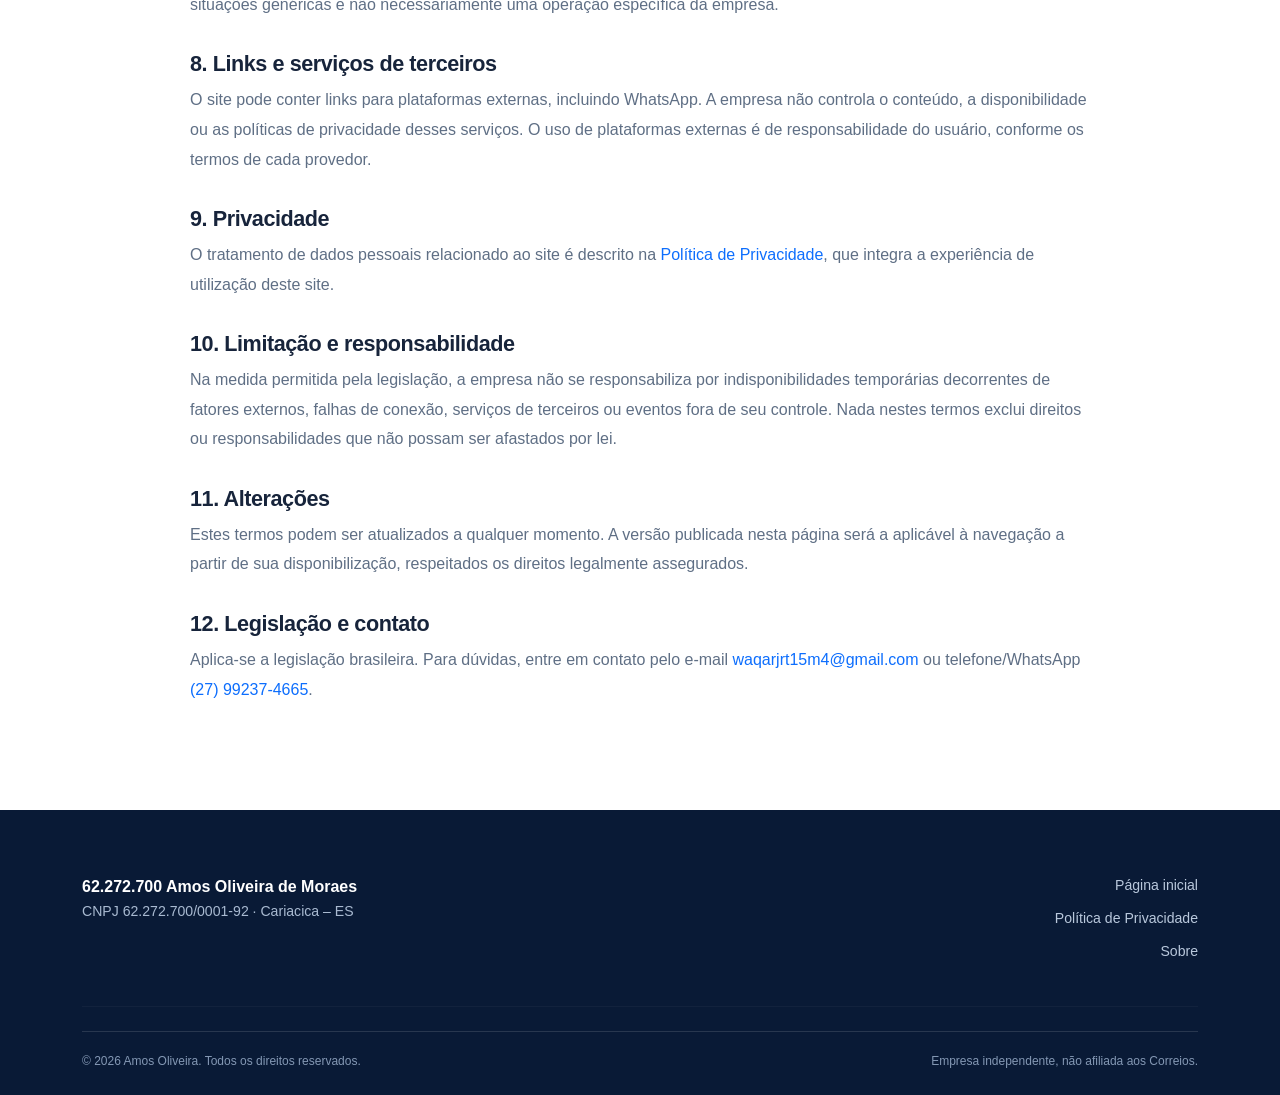
<file: termos.html>
<!doctype html>
<html lang="pt-BR"><head><meta charset="utf-8"><meta name="viewport" content="width=device-width, initial-scale=1"><meta name="description" content="Termos de Uso do site de 62.272.700 Amos Oliveira de Moraes."><title>Termos de Uso | Amos Oliveira</title><link href="https://cdn.jsdelivr.net/npm/bootstrap@5.3.3/dist/css/bootstrap.min.css" rel="stylesheet"><link href="https://cdn.jsdelivr.net/npm/bootstrap-icons@1.11.3/font/bootstrap-icons.min.css" rel="stylesheet"><link rel="stylesheet" href="assets/style.css"></head><body>
<nav class="navbar navbar-expand-lg navbar-dark fixed-top nav-glass"><div class="container"><a class="navbar-brand d-flex align-items-center gap-2" href="index.html"><span class="brand-mark"><i class="bi bi-box-seam"></i></span><span>AMOS <small>LOGÍSTICA & MALOTES</small></span></a><a class="btn btn-light" href="index.html">Voltar ao site</a></div></nav>
<header class="legal-hero"><div class="container"><span class="eyebrow">CONDIÇÕES DE UTILIZAÇÃO</span><h1>Termos de Uso</h1><p class="mb-0 text-white-50">Regras para navegação e contato por meio deste site.</p></div></header>
<main class="container legal-content"><p class="updated">Última atualização: 15 de novembro de 2026.</p><div class="notice"><strong>Atenção:</strong> estes termos são um modelo geral. As condições comerciais de cada serviço devem ser apresentadas e aceitas antes da contratação.</div>
<h2>1. Identificação</h2><p>Este site é mantido por <strong>62.272.700 Amos Oliveira de Moraes</strong>, CNPJ 62.272.700/0001-92, com endereço na Rua Fundão, 709, Vila Capixaba, Cariacica – ES, CEP 29148-140.</p>
<h2>2. Finalidade do site</h2><p>O site apresenta informações institucionais e informações gerais sobre serviços de malote e apoio à coleta e entrega. O conteúdo é informativo e não representa, por si só, uma proposta irrevogável, confirmação de disponibilidade ou contratação de serviço.</p>
<h2>3. Solicitações e contratação</h2><p>O envio de mensagem, pedido de orçamento ou preenchimento de contato não garante a aceitação da solicitação. A contratação depende de confirmação expressa das condições aplicáveis, incluindo descrição do item, origem, destino, preço, prazo, forma de pagamento e eventuais restrições. O cliente deve fornecer informações corretas e completas.</p>
<h2>4. Itens, endereços e condições</h2><p>Antes de aceitar um serviço, poderão ser avaliados tipo, conteúdo declarado, dimensões, peso, acondicionamento, endereços, acesso ao local e disponibilidade operacional. Itens proibidos por lei, perigosos, ilícitos ou incompatíveis com a operação não serão aceitos. Restrições específicas devem ser confirmadas previamente com a empresa.</p>
<h2>5. Responsabilidades do usuário</h2><ul><li>Utilizar o site de forma lícita e respeitosa;</li><li>não tentar comprometer a segurança, disponibilidade ou funcionamento do site;</li><li>fornecer informações verdadeiras ao solicitar atendimento;</li><li>garantir que possui autorização para enviar os dados e itens informados.</li></ul>
<h2>6. Informações e disponibilidade</h2><p>Buscamos manter as informações do site atualizadas, mas não garantimos que todo conteúdo esteja sempre completo ou livre de erros. Serviços, áreas atendidas, preços, prazos e disponibilidade devem ser confirmados diretamente com a empresa antes da contratação.</p>
<h2>7. Propriedade intelectual</h2><p>Textos, elementos visuais, identidade e demais materiais deste site não podem ser copiados, modificados ou utilizados comercialmente sem autorização, ressalvados os usos permitidos pela legislação. Imagens ilustrativas podem representar situações genéricas e não necessariamente uma operação específica da empresa.</p>
<h2>8. Links e serviços de terceiros</h2><p>O site pode conter links para plataformas externas, incluindo WhatsApp. A empresa não controla o conteúdo, a disponibilidade ou as políticas de privacidade desses serviços. O uso de plataformas externas é de responsabilidade do usuário, conforme os termos de cada provedor.</p>
<h2>9. Privacidade</h2><p>O tratamento de dados pessoais relacionado ao site é descrito na <a href="privacidade.html">Política de Privacidade</a>, que integra a experiência de utilização deste site.</p>
<h2>10. Limitação e responsabilidade</h2><p>Na medida permitida pela legislação, a empresa não se responsabiliza por indisponibilidades temporárias decorrentes de fatores externos, falhas de conexão, serviços de terceiros ou eventos fora de seu controle. Nada nestes termos exclui direitos ou responsabilidades que não possam ser afastados por lei.</p>
<h2>11. Alterações</h2><p>Estes termos podem ser atualizados a qualquer momento. A versão publicada nesta página será a aplicável à navegação a partir de sua disponibilização, respeitados os direitos legalmente assegurados.</p>
<h2>12. Legislação e contato</h2><p>Aplica-se a legislação brasileira. Para dúvidas, entre em contato pelo e-mail <a href="mailto:waqarjrt15m4@gmail.com">waqarjrt15m4@gmail.com</a> ou telefone/WhatsApp <a href="tel:+5527992374665">(27) 99237-4665</a>.</p></main>
<footer class="footer"><div class="container"><div class="row"><div class="col-md-6"><strong>62.272.700 Amos Oliveira de Moraes</strong><p class="footer-muted mb-0">CNPJ 62.272.700/0001-92 · Cariacica – ES</p></div><div class="col-md-6 text-md-end"><a href="index.html">Página inicial</a><a href="privacidade.html">Política de Privacidade</a><a href="sobre.html">Sobre</a></div></div><hr><div class="footer-bottom"><span>© 2026 Amos Oliveira. Todos os direitos reservados.</span><span>Empresa independente, não afiliada aos Correios.</span></div></div></footer></body></html>
</file>
<file: assets/style.css>
*{box-sizing:border-box}html{scroll-behavior:smooth;scroll-padding-top:90px}body{font-family:"DM Sans",sans-serif;color:#17243b;background:#fff}h1,h2,h3,.navbar-brand{font-family:"Manrope",sans-serif;font-weight:800;letter-spacing:-.04em}a{text-decoration:none}.nav-glass{background:rgba(10,29,61,.96);backdrop-filter:blur(14px);padding:14px 0;box-shadow:0 8px 30px #071a3820}.navbar-brand{font-size:1.15rem;line-height:1}.navbar-brand small{display:block;font:700 .55rem "DM Sans",sans-serif;letter-spacing:.19em;color:#a9c8f4;margin-top:5px}.brand-mark{width:39px;height:39px;border-radius:12px;background:#2f80ed;display:grid;place-items:center;color:white;font-size:1.25rem}.nav-link{color:#dce8fa!important;font-weight:600;font-size:.94rem}.nav-link:hover{color:#fff!important}.nav-cta{font-weight:700;border-radius:9px;padding:11px 17px}.hero{position:relative;overflow:hidden;background:radial-gradient(circle at 85% 30%,#1c4f91 0,transparent 35%),linear-gradient(125deg,#0a1e40 0%,#102f60 60%,#123b72 100%);color:#fff;padding:160px 0 105px}.hero:before{content:"";position:absolute;inset:0;background-image:radial-gradient(#ffffff18 1px,transparent 1px);background-size:26px 26px;opacity:.5}.hero-glow{position:absolute;width:430px;height:430px;border-radius:50%;background:#2f80ed30;filter:blur(60px);right:10%;top:10%}.eyebrow{display:inline-flex;align-items:center;gap:8px;font-size:.72rem;letter-spacing:.16em;font-weight:800;color:#b9d8ff;margin-bottom:18px}.hero h1{font-size:clamp(2.6rem,5vw,4.6rem);line-height:1.08;max-width:650px}.hero h1 span,.section-heading h2 span,.feature-section h2 span,.product-section h2 span{color:#4d9cff}.hero-copy{font-size:1.12rem;color:#c7d7ed;max-width:570px;line-height:1.8;margin-top:22px}.btn{font-weight:700;border-radius:10px;padding:13px 20px}.btn-primary{background:#2878e6;border-color:#2878e6;box-shadow:0 10px 24px #2878e640}.btn-primary:hover{background:#1766d0;border-color:#1766d0}.btn-outline-light{border-width:1.5px}.hero-trust{display:flex;gap:22px;flex-wrap:wrap;color:#d4e2f5;font-size:.82rem}.hero-trust i{color:#62d6ae;margin-right:7px}.hero-image-wrap{position:relative;padding:18px}.hero-image{width:100%;height:430px;object-fit:cover;border-radius:28px 28px 100px 28px;position:relative;z-index:1;box-shadow:0 30px 70px #06152d70}.hero-image-wrap:after{content:"";position:absolute;inset:0 0 0 40px;border:1px solid #ffffff40;border-radius:28px 28px 100px 28px;transform:rotate(4deg)}.floating-card{position:absolute;z-index:2;bottom:0;left:-5px;background:#fff;color:#17243b;padding:15px 19px;border-radius:14px;display:flex;align-items:center;gap:12px;box-shadow:0 15px 40px #06152d50}.float-icon{width:42px;height:42px;border-radius:12px;background:#e8f2ff;color:#2878e6;display:grid;place-items:center;font-size:1.3rem}.floating-card strong,.floating-card small{display:block}.floating-card strong{font-size:.9rem}.floating-card small{color:#6d7b91;font-size:.72rem;margin-top:3px}.hero-orbit{position:absolute;border:1px solid #ffffff30;border-radius:50%;z-index:0}.orbit-one{width:90px;height:90px;right:-25px;top:-15px}.orbit-two{width:25px;height:25px;right:35px;top:-42px;background:#4d9cff}.hero-bottom{position:absolute;bottom:-1px;left:0;width:100%;height:30px;background:#fff;clip-path:polygon(0 100%,100% 0,100% 100%)}.section{padding:100px 0}.section-heading{max-width:690px}.eyebrow-blue{color:#2878e6}.section-heading h2,.feature-section h2,.product-section h2{font-size:clamp(2rem,3.5vw,3rem);line-height:1.15}.section-heading p,.muted{color:#718096;line-height:1.8}.service-card{padding:34px 30px;border:1px solid #e7edf5;border-radius:18px;transition:.25s;background:#fff;box-shadow:0 10px 30px #102a5608}.service-card:hover{transform:translateY(-7px);box-shadow:0 20px 45px #102a5615;border-color:#cfe1fa}.service-icon{width:58px;height:58px;border-radius:16px;background:#eaf3ff;color:#2878e6;display:grid;place-items:center;font-size:1.65rem;margin-bottom:25px}.service-card h3{font-size:1.25rem;letter-spacing:-.025em}.service-card p{color:#718096;line-height:1.75;font-size:.94rem;min-height:100px}.service-card a,.text-link{color:#2878e6;font-weight:800;font-size:.9rem}.service-card a i{margin-left:7px}.feature-section{background:#f5f8fc}.feature-photo{position:relative;padding:0 20px 20px 0}.feature-photo img{width:100%;height:440px;object-fit:cover;border-radius:22px;box-shadow:18px 18px 0 #dceaff}.photo-label{position:absolute;bottom:0;right:0;background:#102a56;color:white;padding:13px 18px;border-radius:10px;font-weight:700}.steps{margin-top:28px}.step{display:flex;gap:17px;margin-bottom:20px}.step>span{flex:0 0 43px;height:43px;border-radius:13px;background:#e6f1ff;color:#2878e6;display:grid;place-items:center;font-weight:800}.step h3{font-size:1.05rem;letter-spacing:-.02em;margin:2px 0 5px}.step p{color:#718096;font-size:.9rem;margin:0;line-height:1.6}.product-section{padding:90px 0}.product-image{background:#f3f6fa;padding:18px;border-radius:24px}.product-image img{width:100%;height:370px;object-fit:contain;border-radius:15px}.about-section{padding:20px 0 100px}.about-panel{background:linear-gradient(120deg,#0b2147,#17477f);color:#fff;border-radius:26px;padding:55px;overflow:hidden}.about-panel h2{font-size:clamp(2rem,3.3vw,2.8rem);line-height:1.15}.about-panel p{color:#c6d8ee;line-height:1.8;max-width:680px}.about-image{width:100%;height:290px;object-fit:cover;border-radius:18px;box-shadow:0 20px 50px #06152d50}.faq-section{background:#f7f9fc;padding-top:85px}.faq-accordion{max-width:850px}.accordion-item{border:1px solid #e6edf5!important;border-radius:12px!important;margin-bottom:12px;overflow:hidden}.accordion-button{font-weight:700;color:#17243b;padding:19px 22px;box-shadow:none!important}.accordion-button:not(.collapsed){background:#eaf3ff;color:#174f9a}.accordion-body{color:#68788f;line-height:1.75}.contact-section{padding:75px 0;background:#f7f9fc}.contact-box{background:linear-gradient(115deg,#2878e6,#1454a6);border-radius:22px;padding:42px 48px;color:#fff;display:flex;align-items:center;justify-content:space-between;gap:30px}.contact-box h2{font-size:clamp(1.7rem,3vw,2.5rem);max-width:650px}.contact-box p{color:#d9e9ff;margin:0}.footer{background:#091a36;color:#fff;padding:65px 0 25px}.footer h3{font-size:.95rem;letter-spacing:0;margin:5px 0 18px}.footer a:not(.navbar-brand){display:block;color:#b9c8dc;font-size:.88rem;margin:0 0 12px}.footer a:hover{color:#fff}.footer-muted{color:#a9bad1;font-size:.88rem;line-height:1.8}.footer hr{border-color:#ffffff25;margin:32px 0 20px}.company-data{font-size:.8rem;color:#a9bad1;line-height:1.8}.company-data strong{color:#fff}.footer-bottom{display:flex;justify-content:space-between;gap:15px;flex-wrap:wrap;border-top:1px solid #ffffff20;margin-top:24px;padding-top:20px;color:#8498b4;font-size:.75rem}.whatsapp-float{position:fixed;z-index:10;right:22px;bottom:22px;width:58px;height:58px;border-radius:50%;display:grid;place-items:center;background:#20c66b;color:#fff;font-size:1.8rem;box-shadow:0 12px 30px #0b5b333d}.whatsapp-float:hover{color:#fff;transform:translateY(-3px)}.legal-hero{background:linear-gradient(120deg,#0a1e40,#17477f);color:#fff;padding:145px 0 65px}.legal-hero h1{font-size:clamp(2.3rem,5vw,3.7rem)}.legal-content{max-width:900px;padding:65px 0 90px}.legal-content h2{font-size:1.35rem;letter-spacing:-.02em;margin-top:32px}.legal-content p,.legal-content li{color:#5f6f85;line-height:1.85}.legal-content .updated{font-size:.85rem;color:#8290a3}.notice{background:#fff7e8;border-left:4px solid #e5a43b;padding:17px 20px;border-radius:8px;color:#705522;font-size:.9rem}
@media(max-width:991px){.hero{padding-top:135px}.hero-image{height:360px}.section{padding:75px 0}.about-panel{padding:35px}.contact-box{align-items:flex-start;flex-direction:column}}
@media(max-width:575px){.hero{padding:120px 0 75px}.hero h1{font-size:2.55rem}.hero-image{height:290px}.hero-trust{gap:10px;display:grid}.floating-card{left:0;bottom:-15px}.service-card p{min-height:0}.section{padding:65px 0}.feature-photo img{height:300px}.product-image img{height:270px}.about-panel{padding:28px 23px}.contact-box{padding:30px 24px}.footer-bottom{display:block}.footer-bottom span{display:block;margin-bottom:8px}}
</file>
